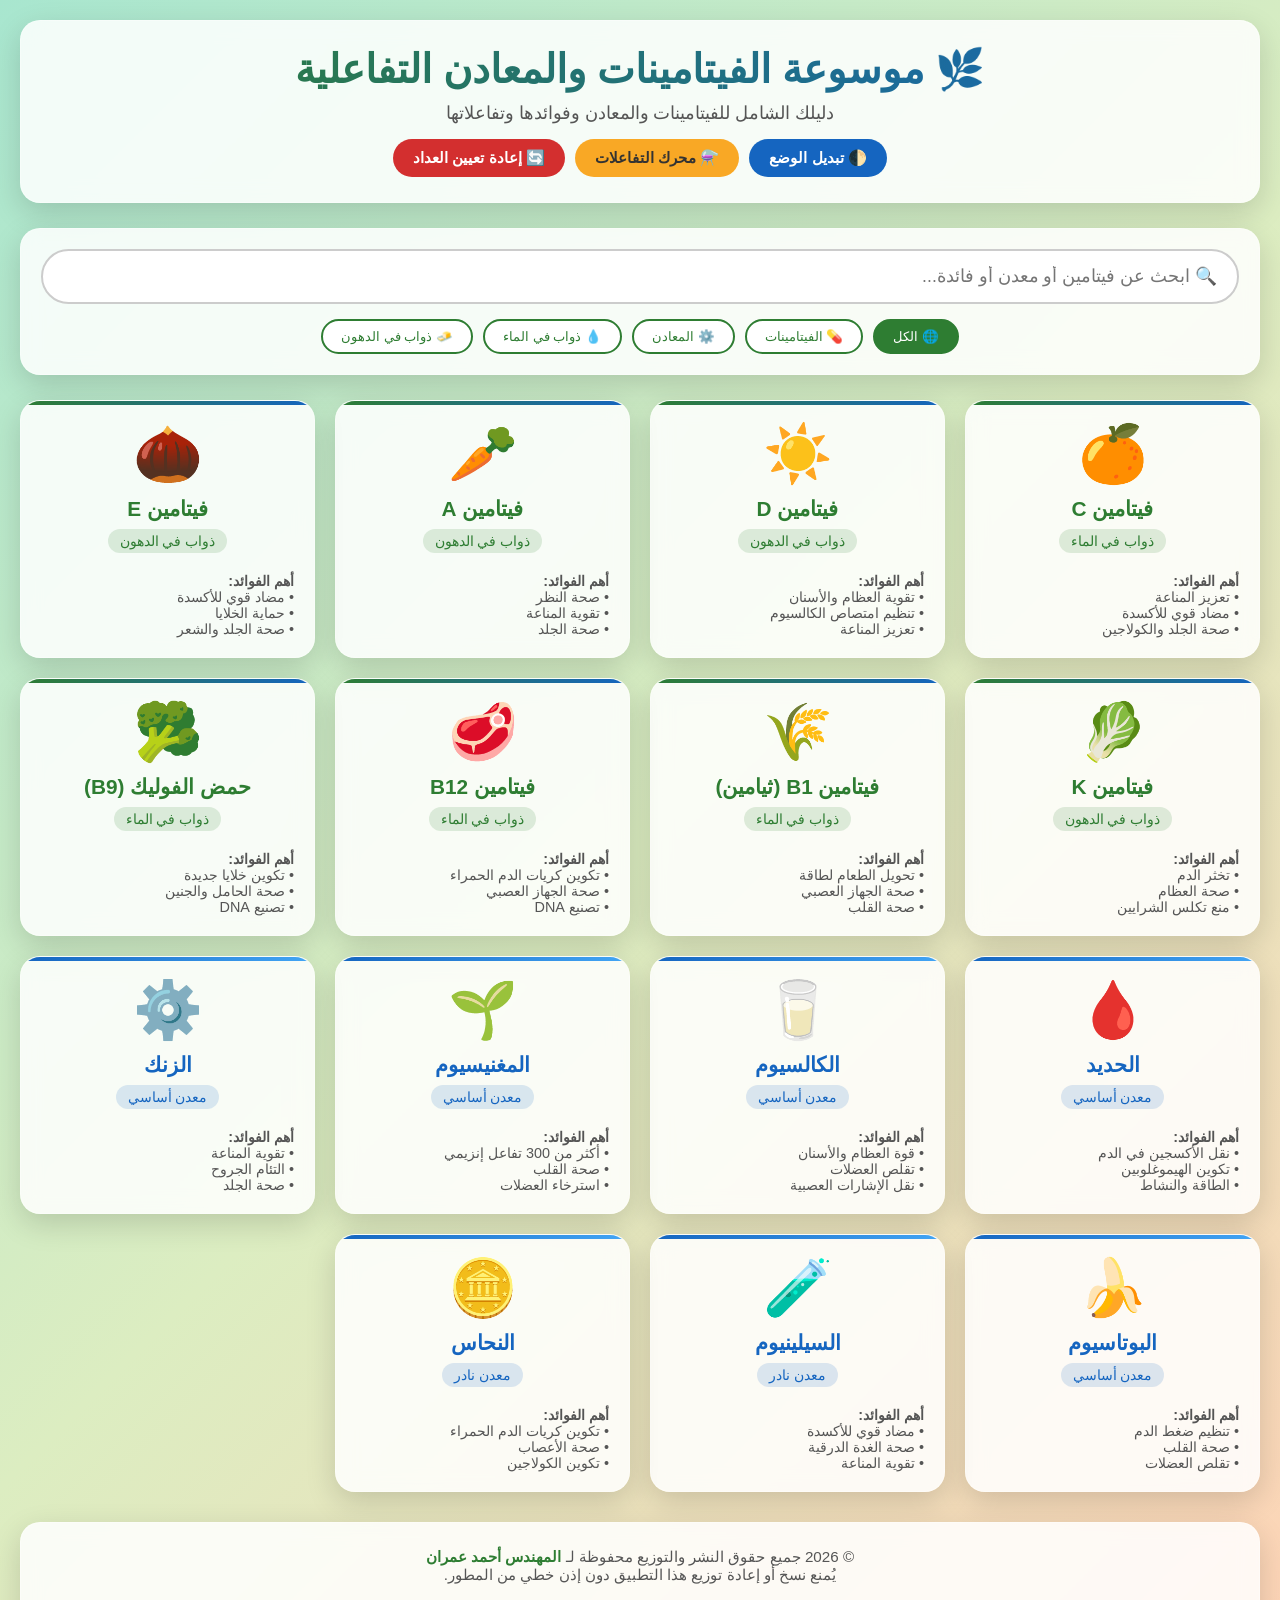
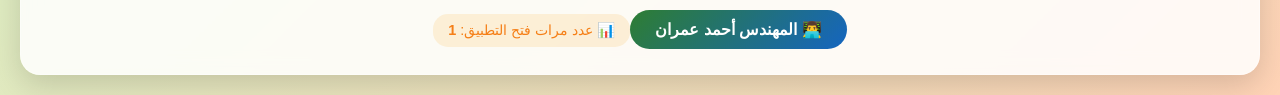
<file: index.html>
﻿<!DOCTYPE html><html lang="ar" dir="rtl"><head><meta charset="UTF-8"><meta name="viewport" content="width=device-width, initial-scale=1.0"><title>🌿 موسوعة الفيتامينات والمعادن التفاعلية</title><link rel="stylesheet" href="styles.css?v=821b3170"><meta name="description" content="موسوعة تفاعلية شاملة للفيتامينات والمعادن - فوائدها، مصادرها، تفاعلاتها، وأعراض نقصها"><meta name="keywords" content="فيتامينات, معادن, صحة, تغذية, فيتامين C, فيتامين D, حديد, كالسيوم"><meta name="author" content="المهندس أحمد عمران"><meta name="theme-color" content="#2e7d32"><link rel="preconnect" href="https://fonts.googleapis.com"><link rel="dns-prefetch" href="https://fonts.googleapis.com"><link rel="preload" href="styles.css" as="style"><link rel="preload" href="app.js" as="script"><meta property="og:title" content="موسوعة الفيتامينات والمعادن التفاعلية"><meta property="og:description" content="دليلك الشامل للفيتامينات والمعادن وفوائدها وتفاعلاتها"><meta property="og:type" content="website"><meta http-equiv="Content-Security-Policy" content="default-src 'self' 'unsafe-inline' data:;"><script> if ('serviceWorker' in navigator) { window.addEventListener('load', () => { navigator.serviceWorker.register('/sw.js') .then(reg => console.log('✅ Service Worker registered')) .catch(err => console.log('❌ SW registration failed:', err)); }); } </script></head><body><div class="lock-screen" id="lockScreen"><div class="lock-box"><div class="lock-icon">🔒</div><h2>التطبيق مقفل</h2><p>لقد تم فتح التطبيق عدة مرات. الرجاء إدخال كلمة السر للمتابعة.</p><input type="password" class="lock-input" id="passwordInput" placeholder="أدخل كلمة السر"><button class="lock-btn" onclick="checkPassword()">🔓 فتح التطبيق</button><div class="lock-error" id="lockError">❌ كلمة السر غير صحيحة!</div><div class="lock-contact"><p>للاستفسار والتواصل مع المطور:</p><p>المهندس: <strong>أحمد عمران</strong></p><a href="tel:0998324188">📞 0998324188</a></div></div></div><div class="container"><header><h1>🌿 موسوعة الفيتامينات والمعادن التفاعلية</h1><p>دليلك الشامل للفيتامينات والمعادن وفوائدها وتفاعلاتها</p><div class="header-controls"><button class="btn btn-secondary" onclick="toggleTheme()">🌓 تبديل الوضع</button><button class="btn btn-gold" onclick="showInteractionEngine()">⚗️ محرك التفاعلات</button><button class="btn btn-warning" onclick="resetCounter()">🔄 إعادة تعيين العداد</button></div></header><div class="controls"><input type="text" class="search-box" id="searchBox" placeholder="🔍 ابحث عن فيتامين أو معدن أو فائدة..."><div class="filters"><button class="filter-btn active" data-filter="all">🌐 الكل</button><button class="filter-btn" data-filter="vitamin">💊 الفيتامينات</button><button class="filter-btn" data-filter="mineral">⚙️ المعادن</button><button class="filter-btn" data-filter="water-soluble">💧 ذواب في الماء</button><button class="filter-btn" data-filter="fat-soluble">🧈 ذواب في الدهون</button></div></div><div class="interaction-engine" id="interactionEngine" style="display:none;"><h2>⚗️ محرك التفاعلات بين العناصر</h2><p style="text-align:center; margin-bottom:20px; color:#555;">اختر عنصرين لمعرفة نوع التفاعل بينهما</p><div class="interaction-selectors"><select id="select1"><option value="">-- اختر العنصر الأول --</option></select><span class="plus-sign">+</span><select id="select2"><option value="">-- اختر العنصر الثاني --</option></select><button class="btn btn-primary" onclick="analyzeInteraction()">🔬 حلل التفاعل</button></div><div class="interaction-result" id="interactionResult"></div></div><div class="grid" id="nutrientsGrid"></div><footer><div class="copyright"> © 2026 جميع حقوق النشر والتوزيع محفوظة لـ <strong>المهندس أحمد عمران</strong><br> يُمنع نسخ أو إعادة توزيع هذا التطبيق دون إذن خطي من المطور. </div><button class="dev-badge" onclick="showProfile()">👨‍💻 المهندس أحمد عمران</button><div class="open-counter"> 📊 عدد مرات فتح التطبيق: <strong id="openCount">0</strong></div></footer></div><div class="modal" id="nutrientModal"><div class="modal-content"><button class="close-btn" onclick="closeModal('nutrientModal')">✕</button><div id="nutrientDetails"></div></div></div><div class="modal" id="profileModal"><div class="modal-content"><button class="close-btn" onclick="closeModal('profileModal')">✕</button><div class="profile-card"><div class="profile-avatar">👨‍🔬</div><h2 class="profile-name">المهندس أحمد عمران</h2><p class="profile-title">مهندس كهرباء | مطور تطبيقات تفاعلية</p><div class="profile-info"><p>🎓 <strong>التخصص:</strong> هندسة كهربائية</p><p>🏢 <strong>المهنة:</strong> صاحب مكتب استشاري لدراسة وتنفيذ المشاريع الكهربائية</p><p>🏪 <strong>الأعمال:</strong> مالك متجر للمعدات الصناعية والكهربائية</p><p>📍 <strong>العنوان:</strong> طرطوس - منطقة الحمراة، سوريا</p><p>📞 <strong>الهاتف:</strong><a href="tel:0998324188" style="color:var(--primary);">0998324188</a></p><p>📧 <strong>البريد:</strong> ahamdo64@gmail.com</p><p>🏛️ <strong>السجل التجاري:</strong> مسجل في السجل التجاري وغرفة تجارة طرطوس</p><p>⚡ <strong>الخبرة:</strong> تعامل طويل مع المؤسسات العامة والخاصة والمشاركة في المناقصات</p><p>🚢 <strong>أبرز العملاء:</strong> ميناء طرطوس (توريد مواد ميكانيكية وكهربائية)</p></div><button class="btn btn-primary" onclick="window.location.href='tel:0998324188'">📞 اتصل الآن</button><button class="btn btn-secondary" onclick="window.location.href='mailto:ahamdo64@gmail.com'">📧 راسلني</button></div></div></div><script src="app.js?v=3d4daf0d" defer></script></body></html>
</file>
<file: styles.css>
:root{--primary:#2e7d32;--secondary:#1565c0;--warning:#d32f2f;--success:#388e3c;--gold:#f9a825;--bg-light:#f1f8e9;--bg-dark:#121212;--card-light:rgba(255,255,255,0.85);--card-dark:rgba(40,40,40,0.85);--text-light:#1b1b1b;--text-dark:#f1f1f1;--shadow:0 10px 30px rgba(0,0,0,0.15)}[data-theme="dark"]{--bg-light:#0a0a0a;--card-light:rgba(30,30,30,0.9);--text-light:#f1f1f1}*{box-sizing:border-box;margin:0;padding:0;font-family:'Segoe UI',Tahoma,sans-serif}body{background:linear-gradient(135deg,#a8e6cf 0%,#dcedc1 50%,#ffd3b6 100%);min-height:100vh;color:var(--text-light);padding:20px;transition:all 0.3s}[data-theme="dark"] body{background:linear-gradient(135deg,#1a1a2e 0%,#16213e 50%,#0f3460 100%)}.container{max-width:1400px;margin:0 auto}header{background:var(--card-light);backdrop-filter:blur(10px);border-radius:20px;padding:25px;box-shadow:var(--shadow);margin-bottom:25px;text-align:center;border:1px solid rgba(255,255,255,0.3)}header h1{font-size:2.5em;background:linear-gradient(90deg,var(--primary),var(--secondary));-webkit-background-clip:text;-webkit-text-fill-color:transparent;margin-bottom:10px}header p{color:#555;font-size:1.1em}.header-controls{display:flex;gap:10px;justify-content:center;margin-top:15px;flex-wrap:wrap}.btn{padding:10px 20px;border:none;border-radius:25px;cursor:pointer;font-weight:bold;transition:all 0.3s;font-size:0.95em}.btn-primary{background:var(--primary);color:white}.btn-secondary{background:var(--secondary);color:white}.btn-warning{background:var(--warning);color:white}.btn-gold{background:var(--gold);color:#333}.btn:hover{transform:translateY(-3px);box-shadow:0 5px 15px rgba(0,0,0,0.3)}.controls{background:var(--card-light);backdrop-filter:blur(10px);border-radius:20px;padding:20px;margin-bottom:25px;box-shadow:var(--shadow);border:1px solid rgba(255,255,255,0.3)}.search-box{width:100%;padding:15px 20px;border:2px solid #ccc;border-radius:30px;font-size:1.1em;margin-bottom:15px;outline:none;transition:border 0.3s}.search-box:focus{border-color:var(--primary)}.filters{display:flex;gap:10px;flex-wrap:wrap;justify-content:center}.filter-btn{padding:8px 18px;background:white;border:2px solid var(--primary);color:var(--primary);border-radius:20px;cursor:pointer;transition:all 0.3s}.filter-btn.active,.filter-btn:hover{background:var(--primary);color:white}.grid{display:grid;grid-template-columns:repeat(auto-fill,minmax(250px,1fr));gap:20px;margin-bottom:30px}.card{background:var(--card-light);backdrop-filter:blur(10px);border-radius:20px;padding:20px;box-shadow:var(--shadow);cursor:pointer;transition:all 0.4s;border:1px solid rgba(255,255,255,0.3);text-align:center;position:relative;overflow:hidden}.card::before{content:'';position:absolute;top:0;left:0;right:0;height:4px;background:linear-gradient(90deg,var(--primary),var(--secondary))}.card.mineral::before{background:linear-gradient(90deg,var(--secondary),#42a5f5)}.card:hover{transform:translateY(-8px) scale(1.02);box-shadow:0 15px 40px rgba(0,0,0,0.25)}.card-icon{font-size:3.5em;margin-bottom:10px}.card-title{font-size:1.3em;font-weight:bold;margin-bottom:8px;color:var(--primary)}.card.mineral .card-title{color:var(--secondary)}.card-type{display:inline-block;padding:4px 12px;background:rgba(46,125,50,0.15);color:var(--primary);border-radius:15px;font-size:0.85em;margin-bottom:10px}.card.mineral .card-type{background:rgba(21,101,192,0.15);color:var(--secondary)}.card-benefits{font-size:0.9em;color:#555;margin-top:10px;text-align:right}.modal{display:none;position:fixed;top:0;left:0;width:100%;height:100%;background:rgba(0,0,0,0.7);backdrop-filter:blur(5px);z-index:1000;justify-content:center;align-items:center;padding:20px}.modal.active{display:flex}.modal-content{background:var(--card-light);border-radius:25px;padding:30px;max-width:800px;width:100%;max-height:90vh;overflow-y:auto;box-shadow:0 20px 60px rgba(0,0,0,0.4);position:relative;animation:slideIn 0.4s}@keyframes slideIn{from{transform:translateY(-50px);opacity:0}to{transform:translateY(0);opacity:1}}.close-btn{position:absolute;top:15px;left:15px;background:var(--warning);color:white;border:none;width:35px;height:35px;border-radius:50%;cursor:pointer;font-size:1.2em;font-weight:bold}.modal-header{text-align:center;margin-bottom:20px;padding-bottom:20px;border-bottom:2px solid rgba(0,0,0,0.1)}.modal-icon{font-size:5em}.modal-title{font-size:2em;color:var(--primary);margin-top:10px}.tabs{display:flex;gap:5px;margin-bottom:20px;flex-wrap:wrap;border-bottom:2px solid rgba(0,0,0,0.1)}.tab{padding:10px 18px;background:transparent;border:none;cursor:pointer;font-size:1em;color:#666;border-bottom:3px solid transparent;transition:all 0.3s}.tab.active{color:var(--primary);border-bottom-color:var(--primary);font-weight:bold}.tab-content{display:none}.tab-content.active{display:block;animation:fadeIn 0.3s}@keyframes fadeIn{from{opacity:0}to{opacity:1}}.info-section{margin-bottom:20px}.info-section h3{color:var(--primary);margin-bottom:10px;padding-right:10px;border-right:4px solid var(--primary)}.tag-list{display:flex;flex-wrap:wrap;gap:8px}.tag{padding:6px 14px;background:linear-gradient(135deg,#e8f5e9,#c8e6c9);color:#1b5e20;border-radius:15px;font-size:0.9em}.tag.warning{background:linear-gradient(135deg,#ffebee,#ffcdd2);color:#b71c1c}.tag.info{background:linear-gradient(135deg,#e3f2fd,#bbdefb);color:#0d47a1}.interaction-engine{background:var(--card-light);backdrop-filter:blur(10px);border-radius:20px;padding:25px;margin-bottom:25px;box-shadow:var(--shadow);border:1px solid rgba(255,255,255,0.3)}.interaction-engine h2{color:var(--primary);text-align:center;margin-bottom:20px}.interaction-selectors{display:flex;gap:15px;align-items:center;justify-content:center;flex-wrap:wrap;margin-bottom:20px}.interaction-selectors select{padding:12px 20px;border-radius:25px;border:2px solid var(--primary);font-size:1em;min-width:200px;cursor:pointer;background:white}.plus-sign{font-size:2em;color:var(--primary);font-weight:bold}.interaction-result{padding:20px;border-radius:15px;margin-top:15px;text-align:center;font-size:1.1em;display:none}.interaction-result.beneficial{background:linear-gradient(135deg,#c8e6c9,#a5d6a7);color:#1b5e20;display:block}.interaction-result.harmful{background:linear-gradient(135deg,#ffcdd2,#ef9a9a);color:#b71c1c;display:block}.interaction-result.neutral{background:linear-gradient(135deg,#fff9c4,#fff59d);color:#f57f17;display:block}.profile-card{text-align:center;padding:20px}.profile-avatar{width:120px;height:120px;border-radius:50%;background:linear-gradient(135deg,var(--primary),var(--secondary));color:white;font-size:3em;display:flex;align-items:center;justify-content:center;margin:0 auto 15px;box-shadow:0 10px 30px rgba(0,0,0,0.3)}.profile-name{font-size:1.8em;color:var(--primary);margin-bottom:5px}.profile-title{color:#666;margin-bottom:20px;font-size:1.1em}.profile-info{text-align:right;background:rgba(255,255,255,0.5);padding:15px;border-radius:15px;margin-bottom:15px}.profile-info p{padding:8px 0;border-bottom:1px dashed rgba(0,0,0,0.1)}.profile-info p:last-child{border-bottom:none}.profile-info strong{color:var(--primary)}.lock-screen{position:fixed;top:0;left:0;width:100%;height:100%;background:linear-gradient(135deg,#1a1a2e,#16213e,#0f3460);z-index:2000;display:none;justify-content:center;align-items:center;color:white}.lock-screen.active{display:flex}.lock-box{background:rgba(255,255,255,0.1);backdrop-filter:blur(20px);padding:40px;border-radius:25px;text-align:center;max-width:450px;width:90%;border:1px solid rgba(255,255,255,0.2);box-shadow:0 20px 60px rgba(0,0,0,0.5)}.lock-icon{font-size:4em;margin-bottom:15px}.lock-box h2{margin-bottom:10px}.lock-box p{margin-bottom:20px;opacity:0.9}.lock-input{width:100%;padding:15px;border:2px solid rgba(255,255,255,0.3);background:rgba(255,255,255,0.1);color:white;border-radius:15px;font-size:1.1em;margin-bottom:15px;outline:none}.lock-input::placeholder{color:rgba(255,255,255,0.5)}.lock-input:focus{border-color:var(--gold)}.lock-btn{width:100%;padding:15px;background:linear-gradient(135deg,var(--gold),#f57f17);color:#1a1a2e;border:none;border-radius:15px;font-size:1.1em;font-weight:bold;cursor:pointer;margin-bottom:10px}.lock-contact{margin-top:15px;padding:15px;background:rgba(255,255,255,0.1);border-radius:15px}.lock-contact a{color:var(--gold);text-decoration:none;font-weight:bold;font-size:1.2em}.lock-error{color:#ff6b6b;margin-top:10px;display:none}footer{background:var(--card-light);backdrop-filter:blur(10px);border-radius:20px;padding:25px;text-align:center;box-shadow:var(--shadow);margin-top:30px;border:1px solid rgba(255,255,255,0.3)}.copyright{color:#555;margin-bottom:15px;font-size:0.95em}.copyright strong{color:var(--primary)}.dev-badge{display:inline-block;padding:10px 25px;background:linear-gradient(135deg,var(--primary),var(--secondary));color:white;border-radius:25px;cursor:pointer;font-weight:bold;transition:all 0.3s;border:none;font-size:1em}.dev-badge:hover{transform:scale(1.05);box-shadow:0 5px 20px rgba(46,125,50,0.5)}.open-counter{margin-top:15px;padding:8px 15px;background:rgba(249,168,37,0.15);color:#f57f17;border-radius:15px;display:inline-block;font-size:0.9em}@media (max-width:600px){header h1{font-size:1.8em}.grid{grid-template-columns:1fr 1fr}.card-icon{font-size:2.5em}}
</file>
